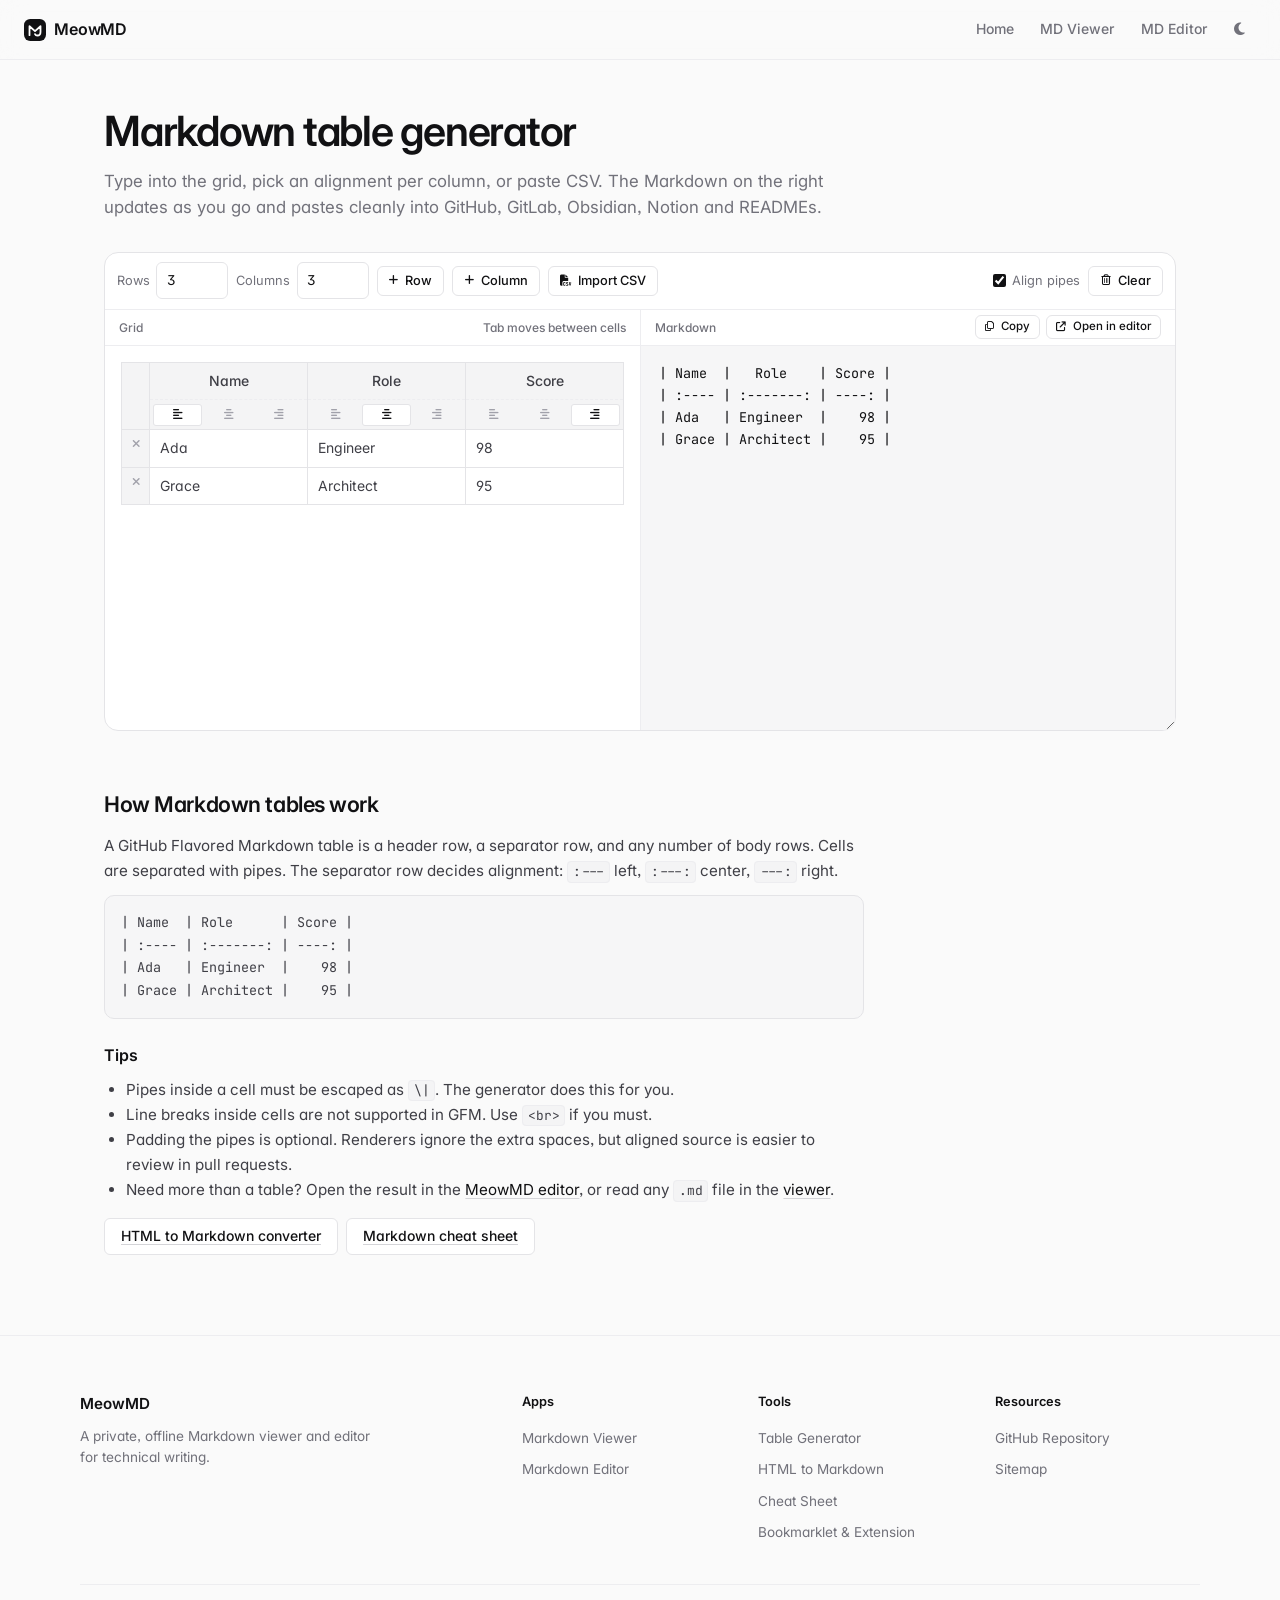
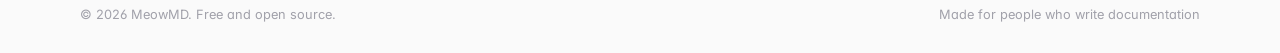
<file: markdown-table-generator.html>
<!DOCTYPE html>
<html lang="en">

<head>
  <meta charset="UTF-8">
  <meta name="viewport" content="width=device-width, initial-scale=1.0">

  <title>Markdown Table Generator: Build GitHub Tables Visually | MeowMD</title>
  <meta name="title" content="Markdown Table Generator: Build GitHub Tables Visually | MeowMD">
  <meta name="description" content="Create Markdown tables without counting pipes. Type into a grid, set column alignment, paste CSV, and copy clean GitHub Flavored Markdown. Free, runs in your browser.">
  <meta name="keywords" content="markdown table generator, markdown table maker, csv to markdown table, github markdown table, markdown table alignment, create markdown table online, table to markdown">
  <meta name="author" content="Atharva Tilewale">
  <meta name="robots" content="index, follow, max-snippet:-1, max-image-preview:large">
  <link rel="canonical" href="https://atharvatilewale.github.io/meowmd/markdown-table-generator.html">
  <link rel="sitemap" type="application/xml" title="Sitemap" href="sitemap.xml">

  <meta property="og:type" content="website">
  <meta property="og:site_name" content="MeowMD">
  <meta property="og:url" content="https://atharvatilewale.github.io/meowmd/markdown-table-generator.html">
  <meta property="og:title" content="Markdown Table Generator | MeowMD">
  <meta property="og:description" content="Type into a grid, set alignment, paste CSV, copy clean Markdown. Free and private.">
  <meta property="og:image" content="https://atharvatilewale.github.io/meowmd/og-image.png">
  <meta property="og:image:width" content="1200">
  <meta property="og:image:height" content="630">
  <meta name="twitter:card" content="summary_large_image">
  <meta name="twitter:title" content="Markdown Table Generator | MeowMD">
  <meta name="twitter:description" content="Type into a grid, set alignment, paste CSV, copy clean Markdown. Free and private.">
  <meta name="twitter:image" content="https://atharvatilewale.github.io/meowmd/og-image.png">

  <link rel="manifest" href="manifest.json">
  <meta name="theme-color" content="#fafafa">
  <link rel="icon" type="image/svg+xml" href="assets/img/logo.svg">
  <link rel="apple-touch-icon" href="assets/img/icon.svg">

  <link rel="preconnect" href="https://fonts.googleapis.com">
  <link rel="preconnect" href="https://fonts.gstatic.com" crossorigin>
  <link href="https://fonts.googleapis.com/css2?family=Inter:wght@400;450;500;600&family=JetBrains+Mono:wght@400;500&display=swap" rel="stylesheet">
  <link rel="stylesheet" href="https://cdnjs.cloudflare.com/ajax/libs/font-awesome/6.4.0/css/all.min.css">
  <link rel="stylesheet" href="assets/css/core.css">
  <link rel="stylesheet" href="assets/css/tools.css">

  <script type="application/ld+json">
  {
    "@context": "https://schema.org",
    "@graph": [
      {
        "@type": "WebApplication",
        "name": "Markdown Table Generator",
        "url": "https://atharvatilewale.github.io/meowmd/markdown-table-generator.html",
        "applicationCategory": "DeveloperApplication",
        "operatingSystem": "Any (web browser)",
        "isAccessibleForFree": true,
        "offers": { "@type": "Offer", "price": "0", "priceCurrency": "USD" },
        "description": "Build GitHub Flavored Markdown tables visually: edit cells in a grid, choose column alignment, import CSV, and copy the Markdown.",
        "publisher": { "@type": "Person", "name": "Atharva Tilewale" }
      },
      {
        "@type": "BreadcrumbList",
        "itemListElement": [
          { "@type": "ListItem", "position": 1, "name": "Home", "item": "https://atharvatilewale.github.io/meowmd/" },
          { "@type": "ListItem", "position": 2, "name": "Markdown Table Generator", "item": "https://atharvatilewale.github.io/meowmd/markdown-table-generator.html" }
        ]
      },
      {
        "@type": "FAQPage",
        "mainEntity": [
          { "@type": "Question", "name": "How do I align columns in a Markdown table?", "acceptedAnswer": { "@type": "Answer", "text": "Use colons in the separator row: :--- for left, :---: for center and ---: for right. The generator sets these for you when you pick an alignment for a column." } },
          { "@type": "Question", "name": "How do I put a pipe character inside a table cell?", "acceptedAnswer": { "@type": "Answer", "text": "Escape it as \\|. The generator escapes pipes automatically when it builds the Markdown." } },
          { "@type": "Question", "name": "Can I convert CSV to a Markdown table?", "acceptedAnswer": { "@type": "Answer", "text": "Yes. Open Import CSV, paste comma, tab or semicolon separated data, and the grid fills in. The first row becomes the header." } }
        ]
      }
    ]
  }
  </script>
</head>

<body>
  <header>
    <nav class="navbar" aria-label="Main Navigation">
      <a href="https://atharvatilewale.github.io/meowmd/" class="logo" aria-label="MeowMD Home">
        <span class="logo-icon">
          <svg xmlns="http://www.w3.org/2000/svg" width="22" height="22" viewBox="0 0 32 32" aria-hidden="true"><rect class="brand-tile" width="32" height="32" rx="9"/><path class="brand-mark" d="M8 23.5V10.5l8 7.2 8-7.2v8.3c0 3.4-2.1 5.2-4.6 5.2-1.6 0-2.8-.8-3.4-2.1" fill="none" stroke-width="2.6" stroke-linecap="round" stroke-linejoin="round"/></svg>
        </span>
        MeowMD
      </a>
      <div class="nav-links">
        <a href="https://atharvatilewale.github.io/meowmd/" class="nav-link nav-link-home">Home</a>
        <a href="mdviewer.html" class="nav-link">MD Viewer</a>
        <a href="mdeditor.html" class="nav-link">MD Editor</a>
        <button class="btn-icon theme-toggle-btn" title="Toggle Theme" aria-label="Toggle Theme"><i class="fa-solid fa-moon"></i></button>
      </div>
    </nav>
  </header>

  <main class="tool-page">
    <div class="tool-hero">
      <h1>Markdown table generator</h1>
      <p>Type into the grid, pick an alignment per column, or paste CSV. The Markdown on the right updates as you go and pastes cleanly into GitHub, GitLab, Obsidian, Notion and READMEs.</p>
    </div>

    <div class="tool-card">
      <div class="tool-bar">
        <label class="tool-label">Rows <input type="number" id="tgRows" class="tool-input" min="1" max="200" value="3"></label>
        <label class="tool-label">Columns <input type="number" id="tgCols" class="tool-input" min="1" max="30" value="3"></label>
        <button class="btn btn-outline" id="tgAddRow"><i class="fa-solid fa-plus"></i> Row</button>
        <button class="btn btn-outline" id="tgAddCol"><i class="fa-solid fa-plus"></i> Column</button>
        <button class="btn btn-outline" id="tgImportToggle"><i class="fa-solid fa-file-csv"></i> Import CSV</button>
        <span class="spacer"></span>
        <label class="tool-check"><input type="checkbox" id="tgPad" checked> Align pipes</label>
        <button class="btn btn-outline" id="tgClear"><i class="fa-regular fa-trash-can"></i> Clear</button>
      </div>

      <div class="tg-import" id="tgImport" hidden>
        <textarea id="tgCsv" placeholder="name,role,team&#10;Ada,Engineer,Core&#10;Grace,Architect,Platform"></textarea>
        <div class="row">
          <button class="btn btn-primary" id="tgImportBtn">Fill grid from CSV</button>
          <span class="tool-label">Comma, tab or semicolon separated. First row is the header.</span>
        </div>
      </div>

      <div class="tool-grid">
        <div class="tool-pane">
          <div class="tool-pane-head"><span>Grid</span><span>Tab moves between cells</span></div>
          <div class="tg-wrap"><table class="tg-grid" id="tgGrid" aria-label="Table editor"></table></div>
        </div>
        <div class="tool-pane">
          <div class="tool-pane-head">
            <span>Markdown</span>
            <span style="display:flex;gap:.35rem">
              <button class="btn btn-outline" id="tgCopy"><i class="fa-regular fa-copy"></i> Copy</button>
              <button class="btn btn-outline" id="tgOpenEditor" title="Continue in the MeowMD editor"><i class="fa-solid fa-arrow-up-right-from-square"></i> Open in editor</button>
            </span>
          </div>
          <textarea id="tgOutput" class="tool-textarea" spellcheck="false" aria-label="Generated Markdown"></textarea>
        </div>
      </div>
    </div>

    <section class="tool-section">
      <h2>How Markdown tables work</h2>
      <p>A GitHub Flavored Markdown table is a header row, a separator row, and any number of body rows. Cells are separated with pipes. The separator row decides alignment: <code>:---</code> left, <code>:---:</code> center, <code>---:</code> right.</p>
      <pre><code>| Name  | Role      | Score |
| :---- | :-------: | ----: |
| Ada   | Engineer  |    98 |
| Grace | Architect |    95 |</code></pre>
      <h3>Tips</h3>
      <ul>
        <li>Pipes inside a cell must be escaped as <code>\|</code>. The generator does this for you.</li>
        <li>Line breaks inside cells are not supported in GFM. Use <code>&lt;br&gt;</code> if you must.</li>
        <li>Padding the pipes is optional. Renderers ignore the extra spaces, but aligned source is easier to review in pull requests.</li>
        <li>Need more than a table? Open the result in the <a href="mdeditor.html">MeowMD editor</a>, or read any <code>.md</code> file in the <a href="mdviewer.html">viewer</a>.</li>
      </ul>
      <div class="tool-links">
        <a class="btn btn-outline" href="html-to-markdown.html">HTML to Markdown converter</a>
        <a class="btn btn-outline" href="markdown-cheat-sheet.html">Markdown cheat sheet</a>
      </div>
    </section>
  </main>

  <footer class="site-footer">
    <div class="footer-inner">
      <div class="footer-brand">
        <h4>MeowMD</h4>
        <p>A private, offline Markdown viewer and editor for technical writing.</p>
      </div>
      <div class="footer-col">
        <h5>Apps</h5>
        <ul class="footer-links">
          <li><a href="mdviewer.html">Markdown Viewer</a></li>
          <li><a href="mdeditor.html">Markdown Editor</a></li>
        </ul>
      </div>
      <div class="footer-col">
        <h5>Tools</h5>
        <ul class="footer-links">
          <li><a href="markdown-table-generator.html">Table Generator</a></li>
          <li><a href="html-to-markdown.html">HTML to Markdown</a></li>
          <li><a href="markdown-cheat-sheet.html">Cheat Sheet</a></li>
          <li><a href="open-in-meowmd.html">Bookmarklet &amp; Extension</a></li>
        </ul>
      </div>
      <div class="footer-col">
        <h5>Resources</h5>
        <ul class="footer-links">
          <li><a href="https://github.com/AtharvaTilewale/meowmd" target="_blank" rel="noopener">GitHub Repository</a></li>
          <li><a href="sitemap.xml">Sitemap</a></li>
        </ul>
      </div>
    </div>
    <div class="footer-bottom">
      <span>&copy; 2026 MeowMD. Free and open source.</span>
      <span>Made for people who write documentation</span>
    </div>
  </footer>

  <script src="assets/js/common.js"></script>
  <script>
  (function () {
    const gridEl = document.getElementById('tgGrid');
    const out = document.getElementById('tgOutput');
    const rowsIn = document.getElementById('tgRows');
    const colsIn = document.getElementById('tgCols');
    const padIn = document.getElementById('tgPad');
    let data = [['Name', 'Role', 'Score'], ['Ada', 'Engineer', '98'], ['Grace', 'Architect', '95']];
    let aligns = ['left', 'center', 'right'];

    function resize(r, c) {
      r = Math.max(1, Math.min(200, r | 0)); c = Math.max(1, Math.min(30, c | 0));
      while (data.length < r) data.push(Array(data[0] ? data[0].length : c).fill(''));
      data.length = r;
      data.forEach((row) => { while (row.length < c) row.push(''); row.length = c; });
      while (aligns.length < c) aligns.push('left');
      aligns.length = c;
      rowsIn.value = r; colsIn.value = c;
      render();
    }

    function render() {
      const cols = data[0].length;
      let html = '<thead><tr><th class="tg-rowhandle"></th>' + data[0].map((v, c) =>
        '<th><div class="tg-cell" contenteditable="true" data-r="0" data-c="' + c + '">' + esc(v) + '</div>' +
        '<div class="tg-align">' + ['left', 'center', 'right'].map((a) => '<button type="button" data-c="' + c + '" data-a="' + a + '" class="' + (aligns[c] === a ? 'active' : '') + '" title="Align ' + a + '"><i class="fa-solid fa-align-' + a + '"></i></button>').join('') + '</div></th>'
      ).join('') + '</tr></thead><tbody>';
      for (let r = 1; r < data.length; r++) {
        html += '<tr><td class="tg-rowhandle"><button type="button" data-del="' + r + '" title="Delete row"><i class="fa-solid fa-xmark"></i></button></td>' +
          data[r].map((v, c) => '<td><div class="tg-cell" contenteditable="true" data-r="' + r + '" data-c="' + c + '">' + esc(v) + '</div></td>').join('') + '</tr>';
      }
      html += '</tbody>';
      gridEl.innerHTML = html;
      update();
    }

    function esc(s) { return String(s).replace(/&/g, '&amp;').replace(/</g, '&lt;').replace(/>/g, '&gt;'); }
    function cell(s) { return String(s || '').replace(/\|/g, '\\|').replace(/\r?\n/g, ' ').trim(); }

    function update() {
      const cols = data[0].length;
      const rows = data.map((row) => row.map(cell));
      const pad = padIn.checked;
      const widths = Array.from({ length: cols }, (_, c) => Math.max(3, ...rows.map((r) => (r[c] || '').length)));
      const fmt = (v, c) => {
        if (!pad) return v;
        const w = widths[c];
        if (aligns[c] === 'right') return v.padStart(w);
        if (aligns[c] === 'center') { const total = w - v.length; const l = Math.floor(total / 2); return ' '.repeat(l) + v + ' '.repeat(total - l); }
        return v.padEnd(w);
      };
      const line = (r) => '| ' + r.map((v, c) => fmt(v, c)).join(' | ') + ' |';
      const sep = '| ' + aligns.map((a, c) => {
        const w = pad ? widths[c] : 3;
        if (a === 'center') return ':' + '-'.repeat(Math.max(1, w - 2)) + ':';
        if (a === 'right') return '-'.repeat(Math.max(1, w - 1)) + ':';
        return ':' + '-'.repeat(Math.max(1, w - 1));
      }).join(' | ') + ' |';
      out.value = [line(rows[0]), sep].concat(rows.slice(1).map(line)).join('\n');
    }

    gridEl.addEventListener('input', (e) => {
      const el = e.target.closest('.tg-cell');
      if (!el) return;
      data[+el.dataset.r][+el.dataset.c] = el.innerText;
      update();
    });
    gridEl.addEventListener('click', (e) => {
      const ab = e.target.closest('.tg-align button');
      if (ab) { aligns[+ab.dataset.c] = ab.dataset.a; render(); return; }
      const del = e.target.closest('[data-del]');
      if (del && data.length > 2) { data.splice(+del.dataset.del, 1); resize(data.length, data[0].length); }
    });
    gridEl.addEventListener('keydown', (e) => {
      const el = e.target.closest('.tg-cell');
      if (!el) return;
      if (e.key === 'Tab') {
        e.preventDefault();
        const cells = Array.from(gridEl.querySelectorAll('.tg-cell'));
        let i = cells.indexOf(el) + (e.shiftKey ? -1 : 1);
        if (i >= cells.length) { data.push(Array(data[0].length).fill('')); resize(data.length, data[0].length); i = cells.length; }
        const next = gridEl.querySelectorAll('.tg-cell')[Math.max(0, i)];
        if (next) { next.focus(); const r = document.createRange(); r.selectNodeContents(next); r.collapse(false); const s = getSelection(); s.removeAllRanges(); s.addRange(r); }
      } else if (e.key === 'Enter') {
        e.preventDefault();
        const r = +el.dataset.r + 1;
        if (r >= data.length) { data.push(Array(data[0].length).fill('')); resize(data.length, data[0].length); }
        const next = gridEl.querySelector('.tg-cell[data-r="' + r + '"][data-c="' + el.dataset.c + '"]');
        if (next) next.focus();
      }
    });
    gridEl.addEventListener('paste', (e) => {
      const el = e.target.closest('.tg-cell');
      if (!el) return;
      const text = e.clipboardData.getData('text/plain');
      if (!/[\t\n]/.test(text)) return;
      e.preventDefault();
      const rows = text.replace(/\r/g, '').split('\n').filter((l) => l.length).map((l) => l.split('\t'));
      const r0 = +el.dataset.r, c0 = +el.dataset.c;
      const needR = r0 + rows.length, needC = c0 + Math.max(...rows.map((r) => r.length));
      resize(Math.max(data.length, needR), Math.max(data[0].length, needC));
      rows.forEach((row, i) => row.forEach((v, j) => { data[r0 + i][c0 + j] = v; }));
      render();
    });

    rowsIn.onchange = () => resize(+rowsIn.value, data[0].length);
    colsIn.onchange = () => resize(data.length, +colsIn.value);
    document.getElementById('tgAddRow').onclick = () => resize(data.length + 1, data[0].length);
    document.getElementById('tgAddCol').onclick = () => resize(data.length, data[0].length + 1);
    document.getElementById('tgClear').onclick = () => { data = data.map((row) => row.map(() => '')); render(); };
    padIn.onchange = update;
    document.getElementById('tgImportToggle').onclick = () => { const box = document.getElementById('tgImport'); box.hidden = !box.hidden; if (!box.hidden) document.getElementById('tgCsv').focus(); };
    document.getElementById('tgImportBtn').onclick = () => {
      const text = document.getElementById('tgCsv').value.replace(/^﻿/, '');
      if (!text.trim()) return;
      const first = text.split('\n', 1)[0];
      const delim = [',', '\t', ';'].sort((a, b) => first.split(b).length - first.split(a).length)[0];
      const rows = [];
      let row = [], cur = '', q = false;
      for (let i = 0; i < text.length; i++) {
        const ch = text[i];
        if (q) { if (ch === '"') { if (text[i + 1] === '"') { cur += '"'; i++; } else q = false; } else cur += ch; }
        else if (ch === '"') q = true;
        else if (ch === delim) { row.push(cur); cur = ''; }
        else if (ch === '\n' || ch === '\r') { if (ch === '\r' && text[i + 1] === '\n') i++; row.push(cur); cur = ''; if (row.some((v) => v !== '')) rows.push(row); row = []; }
        else cur += ch;
      }
      row.push(cur); if (row.some((v) => v !== '')) rows.push(row);
      if (!rows.length) return;
      const cols = Math.max(...rows.map((r) => r.length));
      data = rows.map((r) => { const copy = r.slice(0, cols); while (copy.length < cols) copy.push(''); return copy; });
      if (data.length < 2) data.push(Array(cols).fill(''));
      aligns = Array(cols).fill('left');
      resize(data.length, cols);
      document.getElementById('tgImport').hidden = true;
      showToast('Imported ' + (rows.length - 1) + ' rows', 'success');
    };
    document.getElementById('tgCopy').onclick = () => copyToClipboard(out.value, 'Markdown table copied');
    document.getElementById('tgOpenEditor').onclick = () => {
      try { localStorage.setItem('meowmd_editor_draft', JSON.stringify({ md: out.value + '\n', html: '', fileName: '', lastSavedContent: null, savedAt: Date.now() })); } catch (e) {}
      window.location.href = 'mdeditor.html';
    };

    render();
  })();
  </script>
  <script src="assets/js/sw-register.js"></script>
</body>

</html>
</file>
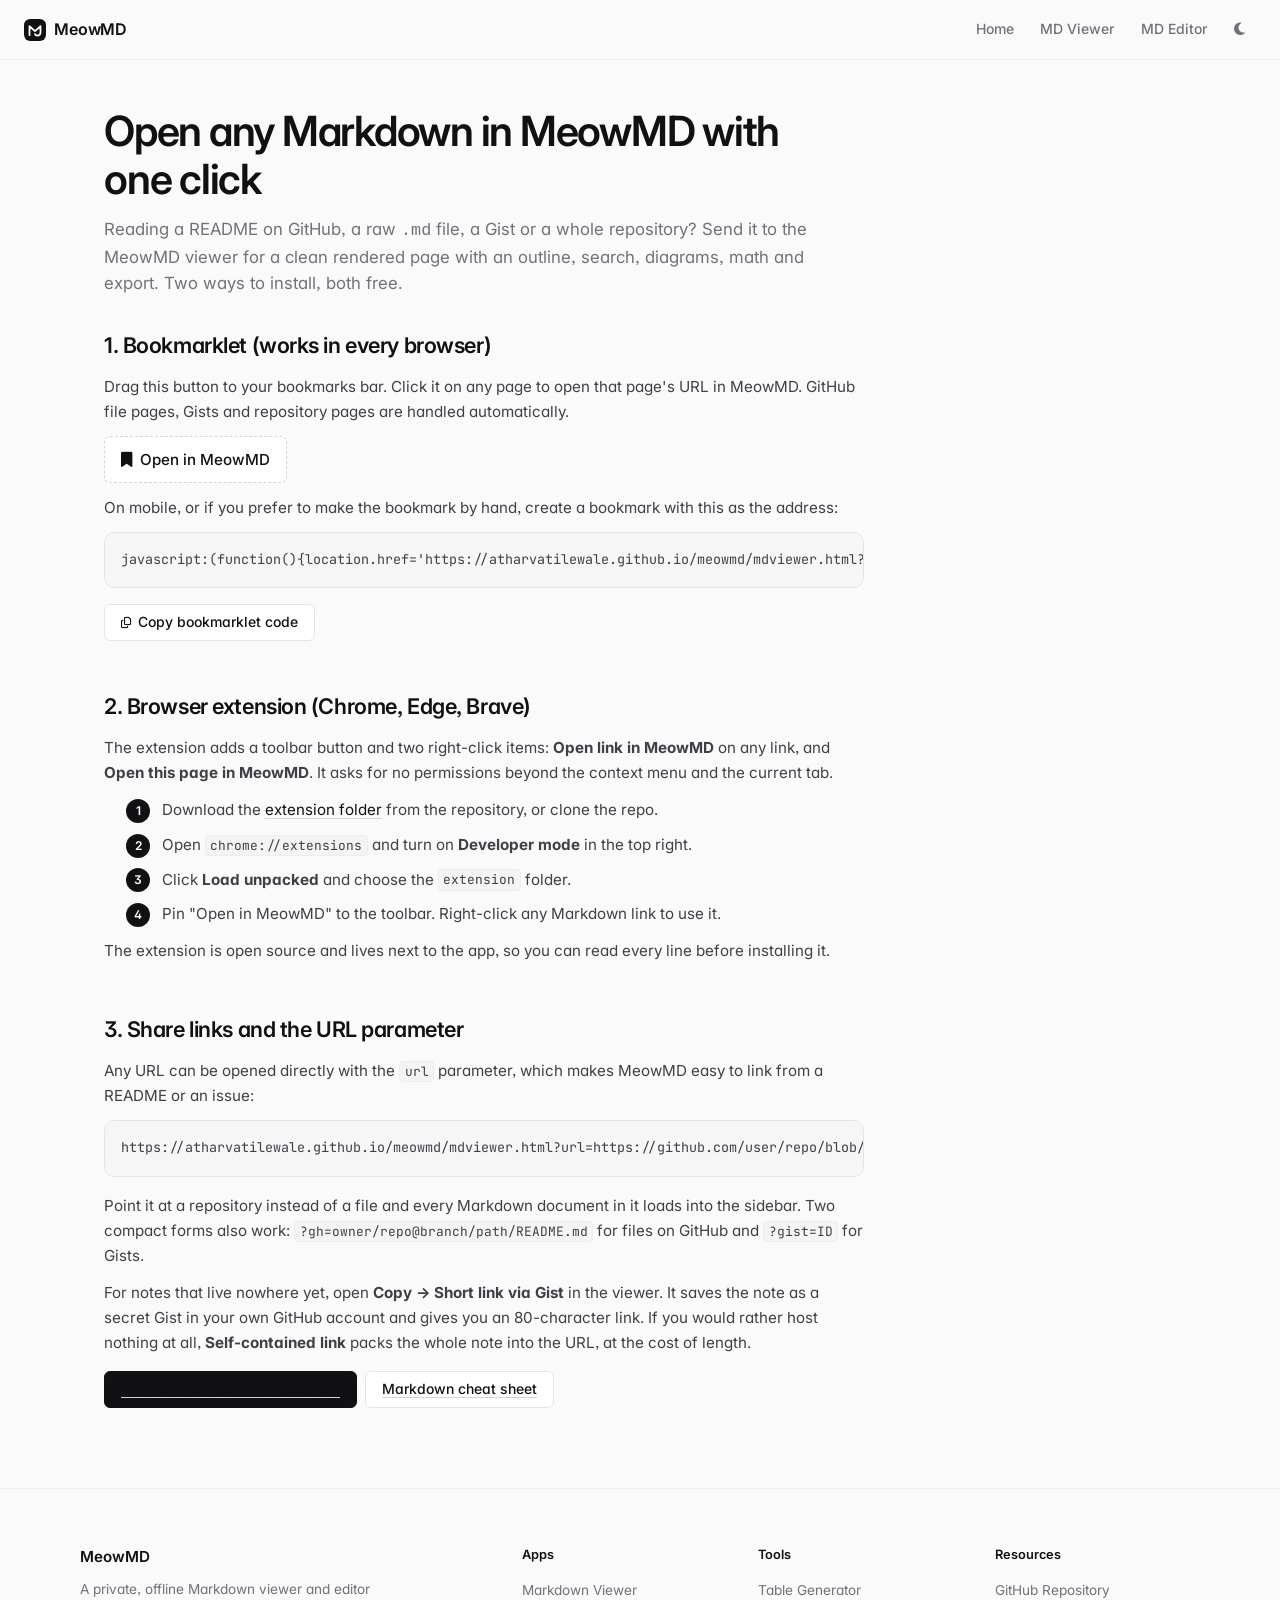
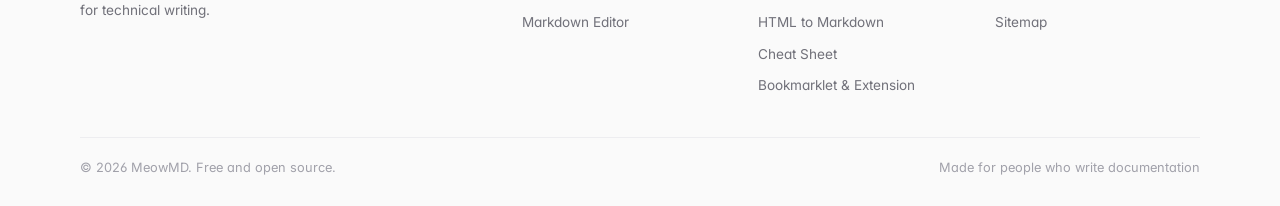
<file: open-in-meowmd.html>
<!DOCTYPE html>
<html lang="en">

<head>
  <meta charset="UTF-8">
  <meta name="viewport" content="width=device-width, initial-scale=1.0">

  <title>Open in MeowMD: Bookmarklet and Browser Extension for Markdown Files | MeowMD</title>
  <meta name="title" content="Open in MeowMD: Bookmarklet and Browser Extension for Markdown Files | MeowMD">
  <meta name="description" content="Open any GitHub README, raw .md file, Gist or whole repository in the MeowMD viewer with one click. A drag-to-bookmarks bookmarklet and a Chrome extension with a right-click menu.">
  <meta name="keywords" content="open markdown file in browser, github readme viewer extension, markdown bookmarklet, view raw markdown rendered, markdown viewer chrome extension">
  <meta name="author" content="Atharva Tilewale">
  <meta name="robots" content="index, follow, max-snippet:-1, max-image-preview:large">
  <link rel="canonical" href="https://atharvatilewale.github.io/meowmd/open-in-meowmd.html">
  <link rel="sitemap" type="application/xml" title="Sitemap" href="sitemap.xml">

  <meta property="og:type" content="website">
  <meta property="og:site_name" content="MeowMD">
  <meta property="og:url" content="https://atharvatilewale.github.io/meowmd/open-in-meowmd.html">
  <meta property="og:title" content="Open in MeowMD: Bookmarklet and Extension">
  <meta property="og:description" content="One click from any GitHub README, raw Markdown file, Gist or repository to a rendered, searchable view.">
  <meta property="og:image" content="https://atharvatilewale.github.io/meowmd/og-image.png">
  <meta property="og:image:width" content="1200">
  <meta property="og:image:height" content="630">
  <meta name="twitter:card" content="summary_large_image">
  <meta name="twitter:title" content="Open in MeowMD: Bookmarklet and Extension">
  <meta name="twitter:description" content="One click from any GitHub README, raw Markdown file, Gist or repository to a rendered, searchable view.">
  <meta name="twitter:image" content="https://atharvatilewale.github.io/meowmd/og-image.png">

  <link rel="manifest" href="manifest.json">
  <meta name="theme-color" content="#fafafa">
  <link rel="icon" type="image/svg+xml" href="assets/img/logo.svg">
  <link rel="apple-touch-icon" href="assets/img/icon.svg">

  <link rel="preconnect" href="https://fonts.googleapis.com">
  <link rel="preconnect" href="https://fonts.gstatic.com" crossorigin>
  <link href="https://fonts.googleapis.com/css2?family=Inter:wght@400;450;500;600&family=JetBrains+Mono:wght@400;500&display=swap" rel="stylesheet">
  <link rel="stylesheet" href="https://cdnjs.cloudflare.com/ajax/libs/font-awesome/6.4.0/css/all.min.css">
  <link rel="stylesheet" href="assets/css/core.css">
  <link rel="stylesheet" href="assets/css/tools.css">

  <script type="application/ld+json">
  {
    "@context": "https://schema.org",
    "@graph": [
      {
        "@type": "SoftwareApplication",
        "name": "Open in MeowMD",
        "url": "https://atharvatilewale.github.io/meowmd/open-in-meowmd.html",
        "applicationCategory": "BrowserApplication",
        "operatingSystem": "Chrome, Edge, Brave, Firefox",
        "isAccessibleForFree": true,
        "offers": { "@type": "Offer", "price": "0", "priceCurrency": "USD" },
        "description": "A bookmarklet and a browser extension that open GitHub READMEs, raw Markdown files, Gists and repositories in the MeowMD viewer.",
        "downloadUrl": "https://github.com/AtharvaTilewale/meowmd/tree/main/extension",
        "publisher": { "@type": "Person", "name": "Atharva Tilewale" }
      },
      {
        "@type": "BreadcrumbList",
        "itemListElement": [
          { "@type": "ListItem", "position": 1, "name": "Home", "item": "https://atharvatilewale.github.io/meowmd/" },
          { "@type": "ListItem", "position": 2, "name": "Open in MeowMD", "item": "https://atharvatilewale.github.io/meowmd/open-in-meowmd.html" }
        ]
      }
    ]
  }
  </script>
</head>

<body>
  <header>
    <nav class="navbar" aria-label="Main Navigation">
      <a href="https://atharvatilewale.github.io/meowmd/" class="logo" aria-label="MeowMD Home">
        <span class="logo-icon">
          <svg xmlns="http://www.w3.org/2000/svg" width="22" height="22" viewBox="0 0 32 32" aria-hidden="true"><rect class="brand-tile" width="32" height="32" rx="9"/><path class="brand-mark" d="M8 23.5V10.5l8 7.2 8-7.2v8.3c0 3.4-2.1 5.2-4.6 5.2-1.6 0-2.8-.8-3.4-2.1" fill="none" stroke-width="2.6" stroke-linecap="round" stroke-linejoin="round"/></svg>
        </span>
        MeowMD
      </a>
      <div class="nav-links">
        <a href="https://atharvatilewale.github.io/meowmd/" class="nav-link nav-link-home">Home</a>
        <a href="mdviewer.html" class="nav-link">MD Viewer</a>
        <a href="mdeditor.html" class="nav-link">MD Editor</a>
        <button class="btn-icon theme-toggle-btn" title="Toggle Theme" aria-label="Toggle Theme"><i class="fa-solid fa-moon"></i></button>
      </div>
    </nav>
  </header>

  <main class="tool-page">
    <div class="tool-hero">
      <h1>Open any Markdown in MeowMD with one click</h1>
      <p>Reading a README on GitHub, a raw <code>.md</code> file, a Gist or a whole repository? Send it to the MeowMD viewer for a clean rendered page with an outline, search, diagrams, math and export. Two ways to install, both free.</p>
    </div>

    <section class="tool-section" style="margin-top:0">
      <h2>1. Bookmarklet (works in every browser)</h2>
      <p>Drag this button to your bookmarks bar. Click it on any page to open that page's URL in MeowMD. GitHub file pages, Gists and repository pages are handled automatically.</p>
      <p>
        <a class="bookmarklet" id="bookmarklet" href="javascript:(function(){location.href='https://atharvatilewale.github.io/meowmd/mdviewer.html?url='+encodeURIComponent(location.href);})();" onclick="return false;" title="Drag me to your bookmarks bar"><i class="fa-solid fa-bookmark"></i> Open in MeowMD</a>
      </p>
      <p>On mobile, or if you prefer to make the bookmark by hand, create a bookmark with this as the address:</p>
      <pre><code id="bmCode">javascript:(function(){location.href='https://atharvatilewale.github.io/meowmd/mdviewer.html?url='+encodeURIComponent(location.href);})();</code></pre>
      <p><button class="btn btn-outline" id="bmCopy"><i class="fa-regular fa-copy"></i> Copy bookmarklet code</button></p>

      <h2 style="margin-top:3rem">2. Browser extension (Chrome, Edge, Brave)</h2>
      <p>The extension adds a toolbar button and two right-click items: <strong>Open link in MeowMD</strong> on any link, and <strong>Open this page in MeowMD</strong>. It asks for no permissions beyond the context menu and the current tab.</p>
      <ol class="steps">
        <li>Download the <a href="https://github.com/AtharvaTilewale/meowmd/tree/main/extension" target="_blank" rel="noopener">extension folder</a> from the repository, or clone the repo.</li>
        <li>Open <code>chrome://extensions</code> and turn on <strong>Developer mode</strong> in the top right.</li>
        <li>Click <strong>Load unpacked</strong> and choose the <code>extension</code> folder.</li>
        <li>Pin "Open in MeowMD" to the toolbar. Right-click any Markdown link to use it.</li>
      </ol>
      <p>The extension is open source and lives next to the app, so you can read every line before installing it.</p>

      <h2 style="margin-top:3rem">3. Share links and the URL parameter</h2>
      <p>Any URL can be opened directly with the <code>url</code> parameter, which makes MeowMD easy to link from a README or an issue:</p>
      <pre><code>https://atharvatilewale.github.io/meowmd/mdviewer.html?url=https://github.com/user/repo/blob/main/README.md</code></pre>
      <p>Point it at a repository instead of a file and every Markdown document in it loads into the sidebar. Two compact forms also work: <code>?gh=owner/repo@branch/path/README.md</code> for files on GitHub and <code>?gist=ID</code> for Gists.</p>
      <p>For notes that live nowhere yet, open <strong>Copy → Short link via Gist</strong> in the viewer. It saves the note as a secret Gist in your own GitHub account and gives you an 80-character link. If you would rather host nothing at all, <strong>Self-contained link</strong> packs the whole note into the URL, at the cost of length.</p>
      <div class="tool-links">
        <a class="btn btn-primary" href="mdviewer.html?url=https%3A%2F%2Fgithub.com%2FAtharvaTilewale%2Fmeowmd">Try it on the MeowMD repository</a>
        <a class="btn btn-outline" href="markdown-cheat-sheet.html">Markdown cheat sheet</a>
      </div>
    </section>
  </main>

  <footer class="site-footer">
    <div class="footer-inner">
      <div class="footer-brand">
        <h4>MeowMD</h4>
        <p>A private, offline Markdown viewer and editor for technical writing.</p>
      </div>
      <div class="footer-col">
        <h5>Apps</h5>
        <ul class="footer-links">
          <li><a href="mdviewer.html">Markdown Viewer</a></li>
          <li><a href="mdeditor.html">Markdown Editor</a></li>
        </ul>
      </div>
      <div class="footer-col">
        <h5>Tools</h5>
        <ul class="footer-links">
          <li><a href="markdown-table-generator.html">Table Generator</a></li>
          <li><a href="html-to-markdown.html">HTML to Markdown</a></li>
          <li><a href="markdown-cheat-sheet.html">Cheat Sheet</a></li>
          <li><a href="open-in-meowmd.html">Bookmarklet &amp; Extension</a></li>
        </ul>
      </div>
      <div class="footer-col">
        <h5>Resources</h5>
        <ul class="footer-links">
          <li><a href="https://github.com/AtharvaTilewale/meowmd" target="_blank" rel="noopener">GitHub Repository</a></li>
          <li><a href="sitemap.xml">Sitemap</a></li>
        </ul>
      </div>
    </div>
    <div class="footer-bottom">
      <span>&copy; 2026 MeowMD. Free and open source.</span>
      <span>Made for people who write documentation</span>
    </div>
  </footer>

  <script src="assets/js/common.js"></script>
  <script>
    document.getElementById('bmCopy').onclick = function () {
      copyToClipboard(document.getElementById('bmCode').textContent, 'Bookmarklet code copied');
    };
  </script>
  <script src="assets/js/sw-register.js"></script>
</body>

</html>
</file>
<file: assets/css/core.css>
/* ==========================================================================
   MeowMD Core Design System (core.css)
   Neutral surfaces, one accent, quiet motion.
   ========================================================================== */

:root {
  /* Accent (brand coral, used sparingly) */
  --primary: #f0604f;
  --primary-hover: #e4503f;
  --primary-active: #cf4536;
  --primary-light: #fdeeec;
  --primary-subtle: rgba(240, 96, 79, 0.10);
  --primary-text: #d14636;

  /* Ink: the solid "primary action" colour */
  --ink: #111113;
  --ink-hover: #26262b;
  --on-ink: #ffffff;

  /* Surfaces */
  --bg-app: #fafafa;
  --bg-surface: #ffffff;
  --bg-surface-elevated: #ffffff;
  --bg-surface-subtle: #f4f4f5;
  --bg-hover: #f0f0f1;
  --bg-code: #f6f6f7;

  /* Text */
  --text-main: #111113;
  --text-body: #3f3f46;
  --text-muted: #71717a;
  --text-light: #a1a1aa;

  /* Borders */
  --border-color: #e4e4e7;
  --border-light: #ededf0;
  --border-strong: #d4d4d8;
  --border-focus: #111113;

  /* Status */
  --success: #16a34a;
  --success-light: #f0fdf4;
  --danger: #dc2626;
  --danger-light: #fef2f2;
  --warning: #d97706;
  --warning-light: #fffbeb;
  --info: #2563eb;
  --info-light: #eff6ff;

  /* Typography */
  --font-sans: 'Inter', -apple-system, BlinkMacSystemFont, 'Segoe UI', Roboto, Helvetica, Arial, sans-serif;
  --font-mono: 'JetBrains Mono', ui-monospace, SFMono-Regular, Menlo, Consolas, monospace;

  /* Radii */
  --radius-sm: 6px;
  --radius-md: 10px;
  --radius-lg: 14px;
  --radius-full: 9999px;

  /* Shadows (barely there) */
  --shadow-xs: 0 1px 2px rgba(17, 17, 19, 0.04);
  --shadow-sm: 0 1px 3px rgba(17, 17, 19, 0.06), 0 1px 2px rgba(17, 17, 19, 0.04);
  --shadow-md: 0 4px 16px -4px rgba(17, 17, 19, 0.10);
  --shadow-lg: 0 16px 40px -12px rgba(17, 17, 19, 0.18);
  --shadow-primary: none;

  /* Motion */
  --transition-fast: 120ms ease;
  --transition-normal: 200ms ease;
  --transition-bounce: 200ms ease;

  /* Layout */
  --nav-height: 60px;
  --container: 1120px;
  --measure: 720px;

  color-scheme: light;
}

[data-theme="dark"] {
  --primary: #ff7a69;
  --primary-hover: #ff8f80;
  --primary-active: #f0604f;
  --primary-light: rgba(255, 122, 105, 0.12);
  --primary-subtle: rgba(255, 122, 105, 0.10);
  --primary-text: #ff8f80;

  --ink: #f4f4f5;
  --ink-hover: #e4e4e7;
  --on-ink: #0c0c0d;

  --bg-app: #0c0c0d;
  --bg-surface: #121214;
  --bg-surface-elevated: #19191c;
  --bg-surface-subtle: #161618;
  --bg-hover: #1e1e21;
  --bg-code: #151517;

  --text-main: #f4f4f5;
  --text-body: #c9c9ce;
  --text-muted: #8a8a93;
  --text-light: #5c5c65;

  --border-color: #26262a;
  --border-light: #1e1e22;
  --border-strong: #333338;
  --border-focus: #f4f4f5;

  --success: #4ade80;
  --success-light: rgba(74, 222, 128, 0.10);
  --danger: #f87171;
  --danger-light: rgba(248, 113, 113, 0.10);
  --warning: #fbbf24;
  --warning-light: rgba(251, 191, 36, 0.10);
  --info: #60a5fa;
  --info-light: rgba(96, 165, 250, 0.10);

  --shadow-xs: 0 1px 2px rgba(0, 0, 0, 0.3);
  --shadow-sm: 0 1px 3px rgba(0, 0, 0, 0.4);
  --shadow-md: 0 4px 16px -4px rgba(0, 0, 0, 0.5);
  --shadow-lg: 0 16px 40px -12px rgba(0, 0, 0, 0.7);

  color-scheme: dark;
}

/* --------------------------------------------------------------------------
   Reset
   -------------------------------------------------------------------------- */

*, *::before, *::after {
  box-sizing: border-box;
  margin: 0;
  padding: 0;
}

html {
  font-size: 16px;
  -webkit-font-smoothing: antialiased;
  -moz-osx-font-smoothing: grayscale;
  text-rendering: optimizeLegibility;
}

body {
  font-family: var(--font-sans);
  font-feature-settings: "cv11", "ss01", "ss03";
  background-color: var(--bg-app);
  color: var(--text-body);
  line-height: 1.6;
  min-height: 100vh;
  display: flex;
  flex-direction: column;
  overflow-x: hidden;
}

/* App pages (viewer, editor): the document never scrolls, panels inside do */
html:has(body.app-page) { height: 100%; overflow: hidden; }
body.app-page {
  height: 100vh;
  height: 100dvh;
  min-height: 0;
  overflow: hidden;
  overscroll-behavior: none;
}
body.app-page > header { flex-shrink: 0; }

::selection {
  background-color: var(--text-main);
  color: var(--bg-surface);
}

img, svg { vertical-align: middle; max-width: 100%; }

a { color: inherit; text-decoration: none; }

button, input, textarea, select {
  font: inherit;
  color: inherit;
  outline: none;
}

button { cursor: pointer; border: none; background: none; }

:focus-visible {
  outline: 2px solid var(--border-focus);
  outline-offset: 2px;
  border-radius: var(--radius-sm);
}

@media (prefers-reduced-motion: reduce) {
  *, *::before, *::after { transition: none !important; animation: none !important; }
}

/* --------------------------------------------------------------------------
   Navigation
   -------------------------------------------------------------------------- */

.navbar {
  position: sticky;
  top: 0;
  z-index: 100;
  height: var(--nav-height);
  background-color: color-mix(in srgb, var(--bg-app) 85%, transparent);
  backdrop-filter: saturate(180%) blur(12px);
  -webkit-backdrop-filter: saturate(180%) blur(12px);
  border-bottom: 1px solid var(--border-light);
  padding: 0 1.5rem;
  display: flex;
  justify-content: space-between;
  align-items: center;
}

.logo {
  display: inline-flex;
  align-items: center;
  gap: 0.5rem;
  font-weight: 600;
  font-size: 1rem;
  color: var(--text-main);
  letter-spacing: -0.01em;
}

.logo-icon {
  color: var(--text-main);
  display: flex;
  align-items: center;
  justify-content: center;
}

.logo-icon svg { width: 22px; height: 22px; }

/* Brand mark: ink tile with the M-tail monogram, inverts with the theme */
.brand-tile { fill: var(--ink); }
.brand-mark { stroke: var(--on-ink); }

.nav-links {
  display: flex;
  align-items: center;
  gap: 0.25rem;
  font-weight: 500;
  font-size: 0.875rem;
}

.nav-link {
  color: var(--text-muted);
  padding: 0.4rem 0.7rem;
  border-radius: var(--radius-sm);
  transition: color var(--transition-fast), background-color var(--transition-fast);
}

.nav-link:hover { color: var(--text-main); background-color: var(--bg-hover); }
.nav-link.active { color: var(--text-main); }

.nav-cta {
  display: inline-flex;
  align-items: center;
  gap: 0.4rem;
  margin-left: 0.5rem;
  padding: 0.45rem 0.9rem;
  background-color: var(--ink);
  color: var(--on-ink) !important;
  border-radius: var(--radius-sm);
  font-weight: 500;
  font-size: 0.85rem;
  transition: background-color var(--transition-fast);
}

.nav-cta:hover { background-color: var(--ink-hover); }
.nav-cta i { font-size: 0.75rem; }

/* --------------------------------------------------------------------------
   Buttons
   -------------------------------------------------------------------------- */

.btn {
  display: inline-flex;
  align-items: center;
  justify-content: center;
  gap: 0.45rem;
  padding: 0.55rem 1rem;
  border-radius: var(--radius-sm);
  font-weight: 500;
  font-size: 0.875rem;
  line-height: 1.2;
  border: 1px solid transparent;
  transition: background-color var(--transition-fast), border-color var(--transition-fast), color var(--transition-fast);
  text-align: center;
  user-select: none;
  white-space: nowrap;
  cursor: pointer;
}

.btn i { font-size: 0.85em; }

.btn-primary {
  background-color: var(--ink);
  color: var(--on-ink);
  border-color: var(--ink);
}

.btn-primary:hover { background-color: var(--ink-hover); border-color: var(--ink-hover); }

.btn-outline {
  background-color: var(--bg-surface);
  color: var(--text-main);
  border-color: var(--border-color);
}

.btn-outline:hover { border-color: var(--border-strong); background-color: var(--bg-hover); }

.btn-danger {
  background-color: transparent;
  color: var(--text-muted);
  border-color: var(--border-color);
}

.btn-danger:hover {
  color: var(--danger);
  border-color: var(--danger);
  background-color: var(--danger-light);
}

.btn-icon {
  width: 34px;
  height: 34px;
  padding: 0;
  border-radius: var(--radius-sm);
  display: inline-flex;
  align-items: center;
  justify-content: center;
  color: var(--text-muted);
  background-color: transparent;
  font-size: 0.9rem;
  transition: color var(--transition-fast), background-color var(--transition-fast);
}

.btn-icon:hover { color: var(--text-main); background-color: var(--bg-hover); }

/* --------------------------------------------------------------------------
   Badges
   -------------------------------------------------------------------------- */

.badge {
  display: inline-flex;
  align-items: center;
  gap: 0.35rem;
  padding: 0.2rem 0.55rem;
  border-radius: var(--radius-full);
  font-size: 0.7rem;
  font-weight: 500;
  letter-spacing: 0.02em;
  border: 1px solid var(--border-color);
  color: var(--text-muted);
  background-color: var(--bg-surface);
}

.badge-primary, .badge-success { color: var(--text-main); border-color: var(--border-strong); }

/* --------------------------------------------------------------------------
   Toasts
   -------------------------------------------------------------------------- */

.toast-container {
  position: fixed;
  bottom: 20px;
  right: 20px;
  display: flex;
  flex-direction: column;
  gap: 8px;
  z-index: 9999;
  pointer-events: none;
}

.toast {
  pointer-events: auto;
  min-width: 240px;
  max-width: 360px;
  background-color: var(--ink);
  color: var(--on-ink);
  padding: 10px 14px;
  border-radius: var(--radius-sm);
  box-shadow: var(--shadow-lg);
  display: flex;
  align-items: center;
  gap: 10px;
  font-size: 0.85rem;
  font-weight: 500;
  animation: slideInUp 0.2s ease forwards;
  transition: opacity 0.2s ease, transform 0.2s ease;
}

.toast.toast-hiding { opacity: 0; transform: translateY(6px); }

.toast i { font-size: 0.85rem; opacity: 0.9; }
.toast-success i { color: #4ade80; }
.toast-danger i { color: #f87171; }
.toast-info i { color: var(--on-ink); }

[data-theme="dark"] .toast-success i { color: #16a34a; }
[data-theme="dark"] .toast-danger i { color: #dc2626; }

@keyframes slideInUp {
  from { opacity: 0; transform: translateY(8px); }
  to { opacity: 1; transform: translateY(0); }
}

/* --------------------------------------------------------------------------
   Footer
   -------------------------------------------------------------------------- */

.site-footer {
  margin-top: auto;
  border-top: 1px solid var(--border-light);
  padding: 3.5rem 1.5rem 2rem;
  color: var(--text-muted);
  font-size: 0.875rem;
}

.footer-inner {
  max-width: var(--container);
  margin: 0 auto;
  display: grid;
  grid-template-columns: 2fr 1fr 1fr 1fr;
  gap: 2rem;
}

.footer-brand h4 {
  font-size: 0.95rem;
  font-weight: 600;
  color: var(--text-main);
  margin-bottom: 0.6rem;
  display: flex;
  align-items: center;
  gap: 0.5rem;
}

.footer-brand h4 svg { width: 18px; height: 18px; }

.footer-brand p {
  color: var(--text-muted);
  font-size: 0.85rem;
  max-width: 300px;
  line-height: 1.55;
}

.footer-col h5 {
  color: var(--text-main);
  font-size: 0.8rem;
  font-weight: 600;
  margin-bottom: 0.9rem;
}

.footer-links {
  list-style: none;
  display: flex;
  flex-direction: column;
  gap: 0.55rem;
}

.footer-links a {
  color: var(--text-muted);
  font-size: 0.85rem;
  transition: color var(--transition-fast);
}

.footer-links a:hover { color: var(--text-main); }

.footer-bottom {
  max-width: var(--container);
  margin: 2.5rem auto 0;
  padding-top: 1.25rem;
  border-top: 1px solid var(--border-light);
  display: flex;
  justify-content: space-between;
  align-items: center;
  font-size: 0.8rem;
  color: var(--text-light);
}

/* --------------------------------------------------------------------------
   Rendered Markdown (shared by viewer and landing playground)
   -------------------------------------------------------------------------- */

.markdown-body {
  max-width: var(--measure);
  margin: 0 auto;
  color: var(--text-body);
  font-family: var(--font-sans);
  line-height: 1.7;
  font-size: 1rem;
}

.markdown-body > :first-child { margin-top: 0; }

.markdown-body h1,
.markdown-body h2,
.markdown-body h3,
.markdown-body h4,
.markdown-body h5,
.markdown-body h6 {
  color: var(--text-main);
  font-weight: 600;
  line-height: 1.25;
  letter-spacing: -0.02em;
  margin-top: 2.25em;
  margin-bottom: 0.6em;
}

.markdown-body h1 { font-size: 2rem; letter-spacing: -0.03em; margin-top: 0; }
.markdown-body h2 { font-size: 1.4rem; padding-bottom: 0.4rem; border-bottom: 1px solid var(--border-light); }
.markdown-body h3 { font-size: 1.15rem; }
.markdown-body h4 { font-size: 1rem; }
.markdown-body h5, .markdown-body h6 { font-size: 0.9rem; color: var(--text-muted); }

.markdown-body p { margin-bottom: 1.1em; }

.markdown-body a {
  color: var(--text-main);
  text-decoration: underline;
  text-decoration-color: var(--border-strong);
  text-underline-offset: 3px;
  transition: text-decoration-color var(--transition-fast);
}

.markdown-body a:hover { text-decoration-color: var(--text-main); }

.markdown-body blockquote {
  border-left: 2px solid var(--border-strong);
  padding: 0.1rem 0 0.1rem 1.25rem;
  margin: 1.5rem 0;
  color: var(--text-muted);
}

.markdown-body blockquote p:last-child { margin-bottom: 0; }

.markdown-body ul, .markdown-body ol { padding-left: 1.5rem; margin-bottom: 1.1em; }
.markdown-body li { margin-bottom: 0.3em; }
.markdown-body li > ul, .markdown-body li > ol { margin-top: 0.3em; margin-bottom: 0; }
.markdown-body li::marker { color: var(--text-light); }
.markdown-body input[type="checkbox"] { accent-color: var(--ink); margin-right: 0.35rem; vertical-align: -1px; }
.markdown-body li:has(> input[type="checkbox"]) { list-style: none; margin-left: -1.5rem; }

.markdown-body hr {
  border: none;
  border-top: 1px solid var(--border-color);
  margin: 2.5rem 0;
}

.markdown-body img { border-radius: var(--radius-md); }

.markdown-body code:not([class*="language-"]):not(.hljs) {
  font-family: var(--font-mono);
  font-size: 0.86em;
  padding: 0.15em 0.4em;
  background-color: var(--bg-surface-subtle);
  border: 1px solid var(--border-light);
  border-radius: 4px;
  color: var(--text-main);
}

.markdown-body pre {
  margin: 1.5rem 0;
  border-radius: var(--radius-md);
  overflow: hidden;
  border: 1px solid var(--border-color);
  background-color: var(--bg-code);
  position: relative;
}

.markdown-body pre code {
  font-family: var(--font-mono);
  font-size: 0.84rem;
  line-height: 1.65;
  padding: 1rem 1.25rem;
  display: block;
  overflow-x: auto;
  color: var(--text-main);
  background: transparent;
  tab-size: 2;
}

.code-copy-btn {
  position: absolute;
  top: 8px;
  right: 8px;
  background-color: var(--bg-surface);
  color: var(--text-muted);
  border: 1px solid var(--border-color);
  padding: 3px 8px;
  border-radius: 4px;
  font-size: 0.72rem;
  font-weight: 500;
  opacity: 0;
  transition: opacity var(--transition-fast), color var(--transition-fast);
}

.markdown-body pre:hover .code-copy-btn { opacity: 1; }
.code-copy-btn:hover { color: var(--text-main); border-color: var(--border-strong); }

/* Tables */
.markdown-body table {
  width: 100%;
  border-collapse: collapse;
  margin: 1.5rem 0;
  font-size: 0.925rem;
}

.markdown-body th, .markdown-body td {
  padding: 0.6rem 0.85rem;
  border-bottom: 1px solid var(--border-light);
  text-align: left;
  vertical-align: top;
}

.markdown-body th {
  font-weight: 500;
  color: var(--text-muted);
  font-size: 0.8rem;
  border-bottom: 1px solid var(--border-color);
}

.markdown-body tr:last-child td { border-bottom: none; }

/* Footnotes */
.markdown-body .footnotes { font-size: 0.875rem; color: var(--text-muted); }
.markdown-body .footnotes-sep { margin: 2.5rem 0 1rem; }

/* Extensions */
.mermaid-wrapper {
  background-color: var(--bg-surface);
  border: 1px solid var(--border-color);
  border-radius: var(--radius-md);
  padding: 1.5rem;
  margin: 1.5rem 0;
  display: flex;
  justify-content: center;
  overflow-x: auto;
}

.mol-container {
  width: 100%;
  height: 420px;
  border-radius: var(--radius-md);
  border: 1px solid var(--border-color);
  margin: 1.5rem 0;
  position: relative;
  background-color: #000;
  overflow: hidden;
}

.chart-wrapper {
  background-color: var(--bg-surface);
  border: 1px solid var(--border-color);
  border-radius: var(--radius-md);
  padding: 1.25rem;
  margin: 1.5rem 0;
  max-width: 700px;
}

.katex-display { margin: 1.5rem 0; overflow-x: auto; overflow-y: hidden; }

/* --------------------------------------------------------------------------
   Syntax highlighting (highlight.js tokens, theme-aware)
   -------------------------------------------------------------------------- */

.hljs { color: var(--text-main); background: transparent; }
.hljs-comment, .hljs-quote { color: var(--text-light); font-style: italic; }
.hljs-keyword, .hljs-selector-tag, .hljs-literal, .hljs-doctag, .hljs-meta { color: #7c3aed; }
.hljs-string, .hljs-regexp, .hljs-addition, .hljs-attribute, .hljs-template-tag { color: #15803d; }
.hljs-number, .hljs-symbol, .hljs-bullet, .hljs-link { color: #b45309; }
.hljs-title, .hljs-section, .hljs-name, .hljs-selector-id, .hljs-selector-class { color: #1d4ed8; }
.hljs-built_in, .hljs-type, .hljs-class .hljs-title, .hljs-title.class_ { color: #0e7490; }
.hljs-variable, .hljs-template-variable, .hljs-attr, .hljs-property { color: #be123c; }
.hljs-deletion { color: #b91c1c; }
.hljs-emphasis { font-style: italic; }
.hljs-strong { font-weight: 600; }

[data-theme="dark"] .hljs-keyword, [data-theme="dark"] .hljs-selector-tag, [data-theme="dark"] .hljs-literal,
[data-theme="dark"] .hljs-doctag, [data-theme="dark"] .hljs-meta { color: #c4b5fd; }
[data-theme="dark"] .hljs-string, [data-theme="dark"] .hljs-regexp, [data-theme="dark"] .hljs-addition,
[data-theme="dark"] .hljs-attribute, [data-theme="dark"] .hljs-template-tag { color: #86efac; }
[data-theme="dark"] .hljs-number, [data-theme="dark"] .hljs-symbol, [data-theme="dark"] .hljs-bullet,
[data-theme="dark"] .hljs-link { color: #fcd34d; }
[data-theme="dark"] .hljs-title, [data-theme="dark"] .hljs-section, [data-theme="dark"] .hljs-name,
[data-theme="dark"] .hljs-selector-id, [data-theme="dark"] .hljs-selector-class { color: #93c5fd; }
[data-theme="dark"] .hljs-built_in, [data-theme="dark"] .hljs-type, [data-theme="dark"] .hljs-title.class_ { color: #67e8f9; }
[data-theme="dark"] .hljs-variable, [data-theme="dark"] .hljs-template-variable, [data-theme="dark"] .hljs-attr,
[data-theme="dark"] .hljs-property { color: #fda4af; }
[data-theme="dark"] .hljs-deletion { color: #fca5a5; }

/* --------------------------------------------------------------------------
   Responsive
   -------------------------------------------------------------------------- */

@media (max-width: 768px) {
  .navbar { padding: 0 1rem; }
  .nav-links { gap: 0; font-size: 0.82rem; }
  .nav-link { padding: 0.35rem 0.5rem; }
  .nav-cta span { display: none; }
  .nav-cta { padding: 0.45rem 0.6rem; }
  .footer-inner { grid-template-columns: 1fr 1fr; gap: 2rem 1.5rem; }
  .footer-brand { grid-column: 1 / -1; }
  .footer-bottom { flex-direction: column; gap: 0.5rem; text-align: center; }
}

@media (max-width: 480px) {
  .nav-link.nav-link-home { display: none; }
}
</file>
<file: assets/css/tools.css>
/* ==========================================================================
   MeowMD standalone tool pages (tools.css)
   ========================================================================== */

.tool-page { max-width: var(--container); margin: 0 auto; padding: 3rem 1.5rem 5rem; width: 100%; }

.tool-hero { max-width: 720px; margin-bottom: 2rem; }
.tool-hero h1 {
  font-size: clamp(1.8rem, 4vw, 2.6rem);
  font-weight: 600;
  letter-spacing: -0.03em;
  line-height: 1.15;
  color: var(--text-main);
  margin-bottom: 0.75rem;
}
.tool-hero p { color: var(--text-muted); font-size: 1.05rem; line-height: 1.55; }

.tool-card {
  background-color: var(--bg-surface);
  border: 1px solid var(--border-color);
  border-radius: var(--radius-lg);
  overflow: hidden;
}

.tool-bar {
  display: flex;
  flex-wrap: wrap;
  align-items: center;
  gap: 0.5rem;
  padding: 0.6rem 0.75rem;
  border-bottom: 1px solid var(--border-light);
}
.tool-bar .spacer { flex: 1; }
.tool-bar .btn { padding: 0.4rem 0.7rem; font-size: 0.8rem; }

.tool-grid { display: grid; grid-template-columns: 1fr 1fr; min-height: 420px; }
.tool-pane { display: flex; flex-direction: column; min-width: 0; }
.tool-pane + .tool-pane { border-left: 1px solid var(--border-light); }

.tool-pane-head {
  height: 36px;
  flex-shrink: 0;
  display: flex;
  align-items: center;
  justify-content: space-between;
  gap: 0.5rem;
  padding: 0 0.9rem;
  font-size: 0.75rem;
  font-weight: 500;
  color: var(--text-muted);
  border-bottom: 1px solid var(--border-light);
}
.tool-pane-head .btn { padding: 0.25rem 0.55rem; font-size: 0.72rem; }

.tool-tabs { display: flex; gap: 0.15rem; }
.tool-tab {
  padding: 0.25rem 0.6rem;
  border-radius: var(--radius-sm);
  font-size: 0.75rem;
  font-weight: 500;
  color: var(--text-muted);
}
.tool-tab.active { background-color: var(--bg-surface-subtle); color: var(--text-main); }

.tool-textarea {
  flex: 1;
  width: 100%;
  min-height: 380px;
  border: none;
  resize: vertical;
  padding: 1rem 1.1rem;
  font-family: var(--font-mono);
  font-size: 0.84rem;
  line-height: 1.65;
  background-color: var(--bg-code);
  color: var(--text-main);
  tab-size: 2;
}
.tool-textarea::placeholder { color: var(--text-light); }

.tool-editable {
  flex: 1;
  min-height: 380px;
  padding: 1rem 1.1rem;
  overflow: auto;
  outline: none;
  color: var(--text-body);
}
.tool-editable:empty::before { content: attr(data-placeholder); color: var(--text-light); }
.tool-editable[hidden] { display: none; }

.tool-input, .tool-select {
  padding: 0.4rem 0.6rem;
  border: 1px solid var(--border-color);
  border-radius: var(--radius-sm);
  background-color: var(--bg-surface);
  color: var(--text-main);
  font-size: 0.85rem;
}
.tool-input[type="number"] { width: 72px; }
.tool-label { font-size: 0.8rem; color: var(--text-muted); display: inline-flex; align-items: center; gap: 0.4rem; }
.tool-check { display: inline-flex; align-items: center; gap: 0.4rem; font-size: 0.8rem; color: var(--text-muted); }
.tool-check input { accent-color: var(--ink); }

.tool-section { max-width: 760px; margin: 3.5rem 0 0; }
.tool-section h2 { font-size: 1.35rem; font-weight: 600; letter-spacing: -0.02em; margin-bottom: 0.75rem; color: var(--text-main); }
.tool-section h3 { font-size: 1rem; font-weight: 600; margin: 1.5rem 0 0.4rem; color: var(--text-main); }
.tool-section p, .tool-section li { color: var(--text-body); font-size: 0.95rem; line-height: 1.65; }
.tool-section p { margin-bottom: 0.75rem; }
.tool-section ul, .tool-section ol { padding-left: 1.4rem; margin: 0.5rem 0 0.75rem; }
.tool-section code {
  font-family: var(--font-mono);
  font-size: 0.85em;
  background-color: var(--bg-surface-subtle);
  border: 1px solid var(--border-light);
  padding: 0.1em 0.35em;
  border-radius: 4px;
}
.tool-section pre {
  background-color: var(--bg-code);
  border: 1px solid var(--border-color);
  border-radius: var(--radius-md);
  padding: 1rem;
  overflow: auto;
  font-size: 0.84rem;
  line-height: 1.6;
  margin: 0.75rem 0 1rem;
}
.tool-section pre code { background: none; border: none; padding: 0; font-size: 1em; }
.tool-section a { color: var(--text-main); text-decoration: underline; text-decoration-color: var(--border-strong); text-underline-offset: 3px; }
.tool-links { display: flex; flex-wrap: wrap; gap: 0.5rem; margin-top: 1rem; }

/* Table generator grid */
.tg-wrap { padding: 1rem; overflow: auto; flex: 1; }
.tg-grid { border-collapse: collapse; width: 100%; font-size: 0.875rem; }
.tg-grid th, .tg-grid td { border: 1px solid var(--border-color); padding: 0; min-width: 110px; vertical-align: top; }
.tg-grid th { background-color: var(--bg-surface-subtle); font-weight: 500; }
.tg-cell { display: block; min-height: 2.2rem; padding: 0.45rem 0.6rem; outline: none; white-space: pre-wrap; }
.tg-cell:focus { background-color: var(--bg-hover); }
.tg-align { display: flex; gap: 2px; padding: 0.2rem; border-top: 1px dashed var(--border-light); }
.tg-align button { flex: 1; padding: 0.15rem; font-size: 0.68rem; border-radius: 3px; color: var(--text-light); }
.tg-align button.active { background-color: var(--bg-surface); color: var(--text-main); box-shadow: inset 0 0 0 1px var(--border-color); }
.tg-rowhandle { width: 28px; min-width: 28px !important; text-align: center; color: var(--text-light); font-size: 0.7rem; background-color: var(--bg-surface-subtle); }
.tg-rowhandle button { color: var(--text-light); padding: 0.4rem 0.2rem; font-size: 0.7rem; }
.tg-rowhandle button:hover { color: var(--danger); }
.tg-import { padding: 0.75rem; border-bottom: 1px solid var(--border-light); background-color: var(--bg-surface-subtle); }
.tg-import textarea { width: 100%; min-height: 90px; font-family: var(--font-mono); font-size: 0.8rem; padding: 0.6rem; border: 1px solid var(--border-color); border-radius: var(--radius-sm); background-color: var(--bg-surface); color: var(--text-main); resize: vertical; }
.tg-import .row { display: flex; gap: 0.5rem; margin-top: 0.5rem; align-items: center; }

/* Cheat sheet */
.cheat-grid { display: grid; grid-template-columns: repeat(auto-fit, minmax(320px, 1fr)); gap: 1rem; }
.cheat-block { border: 1px solid var(--border-color); border-radius: var(--radius-md); overflow: hidden; background-color: var(--bg-surface); }
.cheat-block h3 { margin: 0; padding: 0.6rem 0.9rem; font-size: 0.85rem; font-weight: 600; border-bottom: 1px solid var(--border-light); color: var(--text-main); }
.cheat-block pre { margin: 0; border: none; border-radius: 0; background-color: var(--bg-code); padding: 0.9rem; font-size: 0.8rem; white-space: pre-wrap; line-height: 1.6; }
.cheat-block .preview { padding: 0.9rem; border-top: 1px solid var(--border-light); font-size: 0.9rem; }
.cheat-block .preview > :last-child { margin-bottom: 0; }
.cheat-block .preview table { font-size: 0.85rem; }
.cheat-toc { display: flex; flex-wrap: wrap; gap: 0.4rem; margin-bottom: 1.5rem; }
.cheat-toc a { font-size: 0.78rem; padding: 0.25rem 0.6rem; border: 1px solid var(--border-color); border-radius: var(--radius-full); color: var(--text-muted); }
.cheat-toc a:hover { color: var(--text-main); border-color: var(--border-strong); }

/* Bookmarklet */
.bookmarklet {
  display: inline-flex;
  align-items: center;
  gap: 0.5rem;
  padding: 0.6rem 1rem;
  border: 1px dashed var(--border-strong);
  border-radius: var(--radius-sm);
  font-weight: 500;
  color: var(--text-main);
  background-color: var(--bg-surface);
  cursor: grab;
  text-decoration: none !important;
}
.steps { counter-reset: step; list-style: none; padding-left: 0; }
.steps li { position: relative; padding-left: 2.2rem; margin-bottom: 0.6rem; }
.steps li::before { counter-increment: step; content: counter(step); position: absolute; left: 0; top: 0.1rem; width: 1.5rem; height: 1.5rem; border-radius: 50%; background-color: var(--ink); color: var(--on-ink); font-size: 0.75rem; font-weight: 600; display: flex; align-items: center; justify-content: center; }

@media (max-width: 768px) {
  .tool-page { padding: 2rem 1rem 4rem; }
  .tool-grid { grid-template-columns: 1fr; }
  .tool-pane + .tool-pane { border-left: none; border-top: 1px solid var(--border-light); }
  .tool-textarea, .tool-editable { min-height: 240px; }
}
</file>
